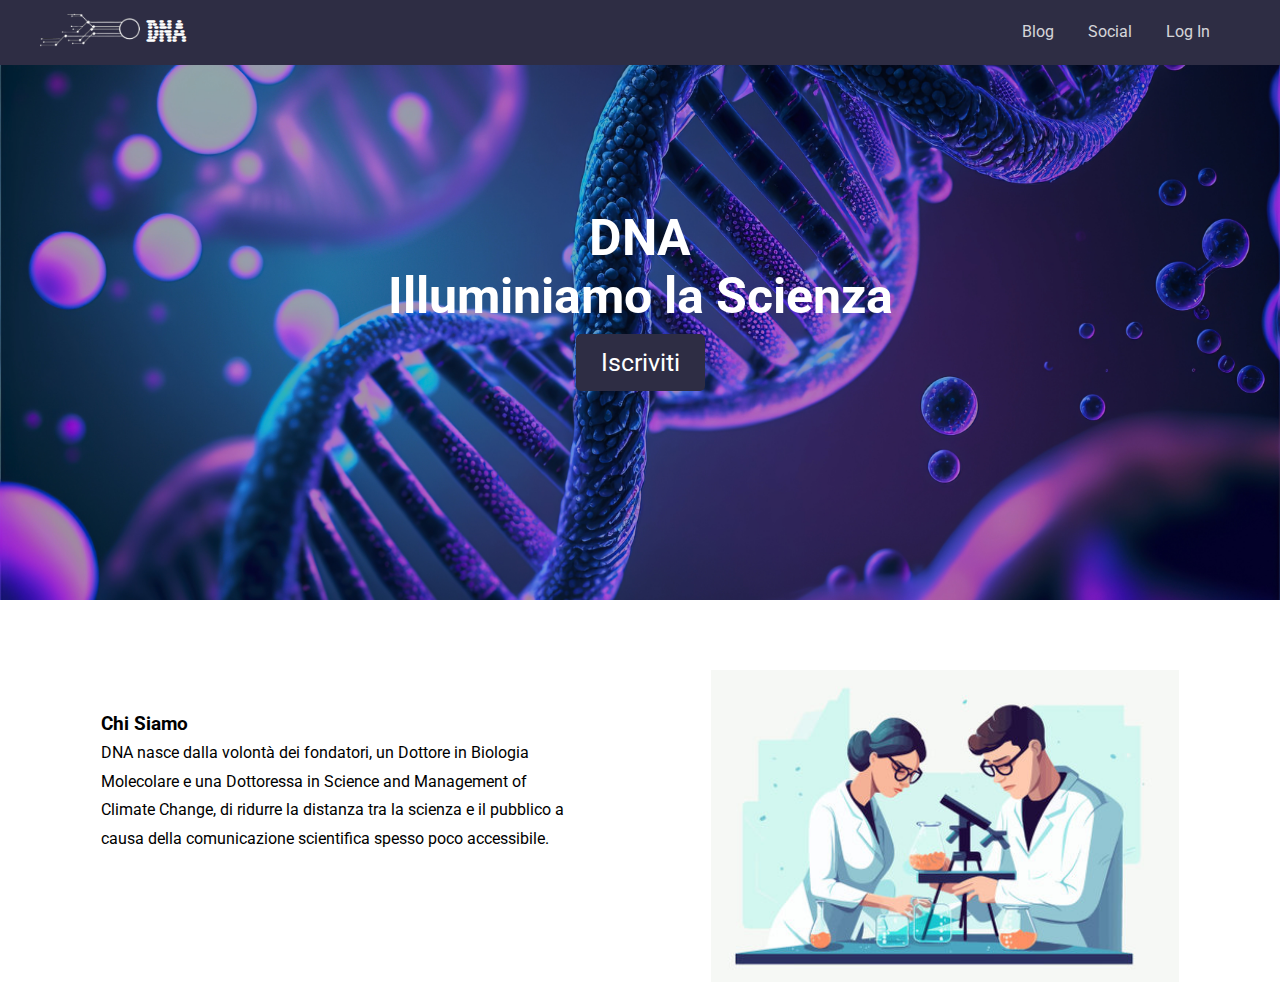
<file: index.html>
<!DOCTYPE html>
<html lang="it">
    <head>
        <meta charset="UTF-8">
        <meta name="viewport" content="width=device-width, initial-scale=1.0">
        <title>DNA</title>
        <link rel="stylesheet" href="styles.css">
        <link href="https://fonts.googleapis.com/css2?family=Roboto:ital,wght@0,100;0,300;0,400;0,500;0,700;0,900;1,100;1,300;1,400;1,500;1,700;1,900&family=Workbench&display=swap" rel="stylesheet">
   </head>
    <body>
        <header class="header">
            <div class="header-content">
                <div class="header-logo">
                    <a href="index.html"><img src="img/logo.png" width="100"></a>
                    <div class="nome-logo"><a href="index.html">DNA</a></div></div>
                    <nav>
                        <ul class="header-menu">
                            <li><a href="blog.html">Blog</a></li>
                            <li class="dropdown"><span>Social</span>
                            <ul class="features">
                                <li><a href="http://www.facebook.com" target="_blank"><img src="img/icona-fb.png" width="30px" alt="Facebook"></a></li>
                                <li><a href="http://www.instagram.com" target="_blank"><img src="img/icona-instagram.png" width="30px" alt="Instagram"></a></li>
                                <li><a href="http://www.youtube.com" target="_blank"><img src="img/icona-yt.png" width="30px" alt="YouTube"></a></li>
                            </ul></li>
                            <li><a href="#">Log In</a></li>
                        </ul>
                    </nav>
            </div>
        </header>

        <div class="cover">
            <div class="cover-content">
                <h1>DNA
                <br>Illuminiamo la Scienza</h1>
                <a class="button" href="#" >Iscriviti</a>
            </div></div>
        <div class="spacer"></div>
       <article>
        <section>
           <div class="testo"><h3>Chi Siamo</h3>
            <p>DNA nasce dalla volontà dei fondatori, un Dottore in Biologia Molecolare e una Dottoressa in Science and Management of Climate Change,
                 di ridurre la distanza tra la scienza e il pubblico a causa della comunicazione scientifica spesso poco accessibile.</p></div>
           <div><img src="img/scienziati.jpg" width="100%"></div>
        </section></article>
    </body>
</html>
</file>
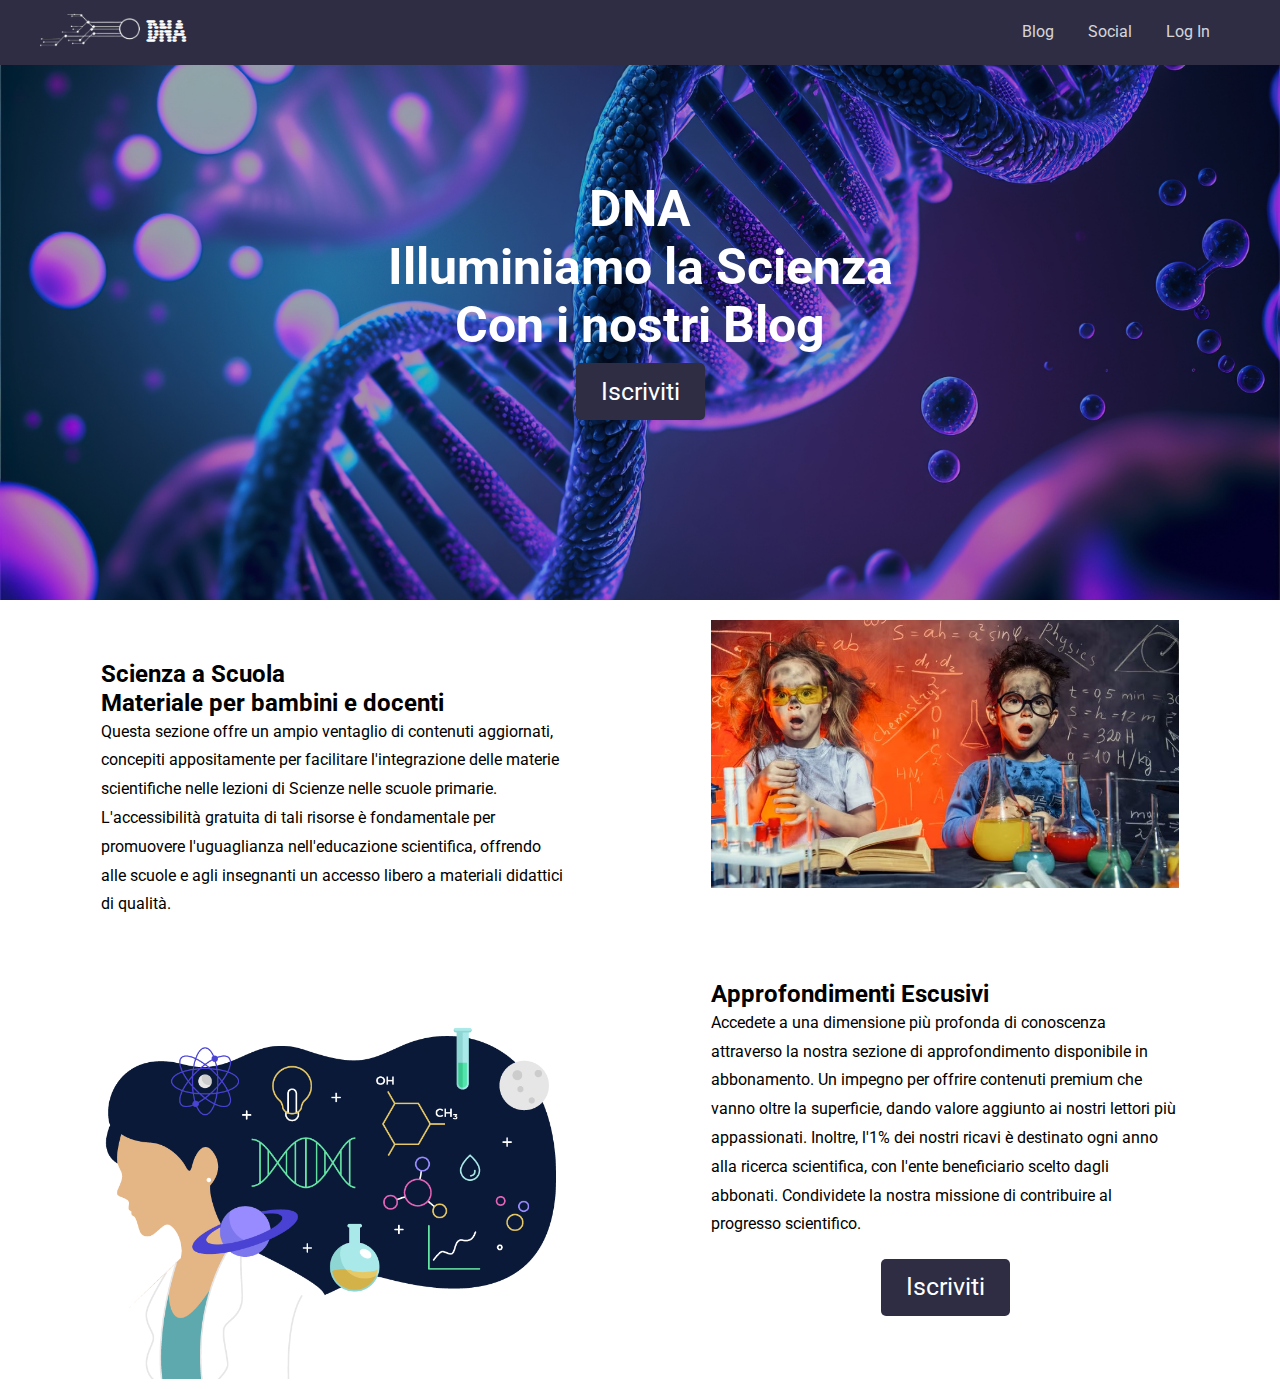
<file: blog.html>
<!DOCTYPE html>
<html lang="it">
    <head>
        <meta charset="UTF-8">
        <meta name="viewport" content="width=device-width, initial-scale=1.0">
        <title>DNA</title>
        <link rel="stylesheet" href="styles.css">
        <link href="https://fonts.googleapis.com/css2?family=Roboto:ital,wght@0,100;0,300;0,400;0,500;0,700;0,900;1,100;1,300;1,400;1,500;1,700;1,900&family=Workbench&display=swap" rel="stylesheet">
     </head>
    <body>
        <header class="header">
            <div class="header-content">
                <div class="header-logo">
                    <a href="index.html"><img src="img/logo.png" width="100"></a>
                    <div class="nome-logo"><a href="index.html">DNA</a></div></div>
                <ul class="header-menu">
                    <li><a href="blog.html">Blog</a></li>
                    <li class="dropdown"><span>Social</span>
                    <ul class="features">
                        <li><a href="http://www.facebook.com" target="_blank"><img src="img/icona-fb.png" width="30px" alt="Facebook"></a></li>
                        <li><a href="http://www.instagram.com" target="_blank"><img src="img/icona-instagram.png" width="30px" alt="Instagram"></a></li>
                        <li><a href="http://www.youtube.com" target="_blank"><img src="img/icona-yt.png" width="30px" alt="YouTube"></a></li>
                    </ul></li>
                    <li><a href="#">Log In</a></li>
                </ul>
            </div>
        </header>
        <div class="cover">
            <div class="cover-content">
                <h1>DNA<br>
                Illuminiamo la Scienza</h1>
                <h3>Con i nostri Blog</h3>
                <a class="button" href="#" >Iscriviti</a>
            </div></div>
        <article>
            <section>
                <div class="testo">
                    <h2>Scienza a Scuola</h2>
                <h2>Materiale per bambini e docenti</h2>
            <p>Questa sezione offre un ampio ventaglio di contenuti aggiornati, 
                concepiti appositamente per facilitare l'integrazione delle materie scientifiche nelle lezioni di Scienze nelle scuole primarie.<br>
                 L'accessibilità gratuita di tali risorse è fondamentale per promuovere l'uguaglianza nell'educazione scientifica,
                 offrendo alle scuole e agli insegnanti un accesso libero a materiali didattici di qualità.</p></div>
                <div><img src="img/dna-bambini.jpg" width="100%"></div>
            </section>
            <section>
                <div><img src="img/approfondimenti.png" width="100%"></div>
                <div class="testo">
                    <h2>Approfondimenti Escusivi</h2>
                    <p>Accedete a una dimensione più profonda di conoscenza attraverso la nostra sezione di approfondimento disponibile in abbonamento. 
                        Un impegno per offrire contenuti premium che vanno oltre la superficie, dando valore aggiunto ai nostri lettori più appassionati.
                        Inoltre, l'1% dei nostri ricavi è destinato ogni anno alla ricerca scientifica, con l'ente beneficiario scelto dagli abbonati. 
                        Condividete la nostra missione di contribuire al progresso scientifico.</p>
                        <div class="iscriviti"><a class="button" href="#" >Iscriviti</a></div>
                </div>
                
            </section>
        </article>
        </body>
        </html>
</file>
<file: styles.css>
* {margin: 0; padding: 0; box-sizing: border-box;}

.header{ background-color: #2e2d44; position: fixed; top: 0; left: 0; z-index: 9999; width: 100%; padding: 10px 15px;font-family: 'roboto';}
.header-content{ max-width: 1200px; width: 100%; margin: 0 auto; display: flex; justify-content: space-between;}

.header-logo{ display: flex; align-items: center;}
.nome-logo{margin-left: 5%;; font-size: 25px;font-family: "Workbench", sans-serif;}
.header-menu{ padding-top:12px; margin: 0;}
.header-menu li{display:inline-block; color:#fff;}
.header-menu li a,
.header-menu li > span{color: #fff; opacity:0.8; display: block; font-size: 16px;cursor: pointer;}
a:link,
a:visited{text-decoration: none;color: #fff;}
.dropdown:hover .features{display: flex; flex-direction: column; background: #fff;border-radius: 3px; padding-top: 20px; z-index: 1; position: absolute;top: -25;left: -30px;}
.features{display: none;}
.features li{list-style: none;padding: 0 20px 10px 20px; margin:10px;}
.dropdown{position: relative;}
.dropdown > span{z-index: 2;position: relative;}
.cover *{color: #fff;font-size: 50px;font-family: 'roboto';}
.button{padding:14px 25px;display: inline-block;border-radius: 5px;background-color: #2e2d44;color: #fff;font-size: 25px;}
.button:hover{background-color: rgb(32, 35, 37);}
.cover{background-image: url(img/dna-sfondo.jpg);text-align: center;padding: 10px;margin: 0px;min-height: 600px;width: 100%;display: flex;
flex-direction: column;justify-content: center;background-position: center center;background-size: cover;}

.spacer{height: 50px;}
article{margin: 0 auto;padding: 0 15px;max-width: 1250px;display: flex; justify-content: center;flex-direction: column;font-family: 'roboto'; line-height: 1.8em;}
section{display: flex; flex-direction: column;}
section > div{width: 100%;; padding: 20px 5% 0 5%;}

.testo{padding-top: 30px;}
.iscriviti{display: flex; justify-content: center;padding-top: 20px;}

@media only screen and (min-width:961px){
    .header-menu li{margin-right: 30px;}
    article{margin: 0 auto;padding: 0 15px;max-width: 1250px;display: flex; justify-content: center;flex-wrap: wrap;}
    section{display: flex; justify-content:flex-start;flex-direction: row;}
    section > div{width: 50%;height: 300px; padding: 10px 5% 0 5%;margin: 10px;}
    .testo{padding-top: 50px;}
}
</file>
